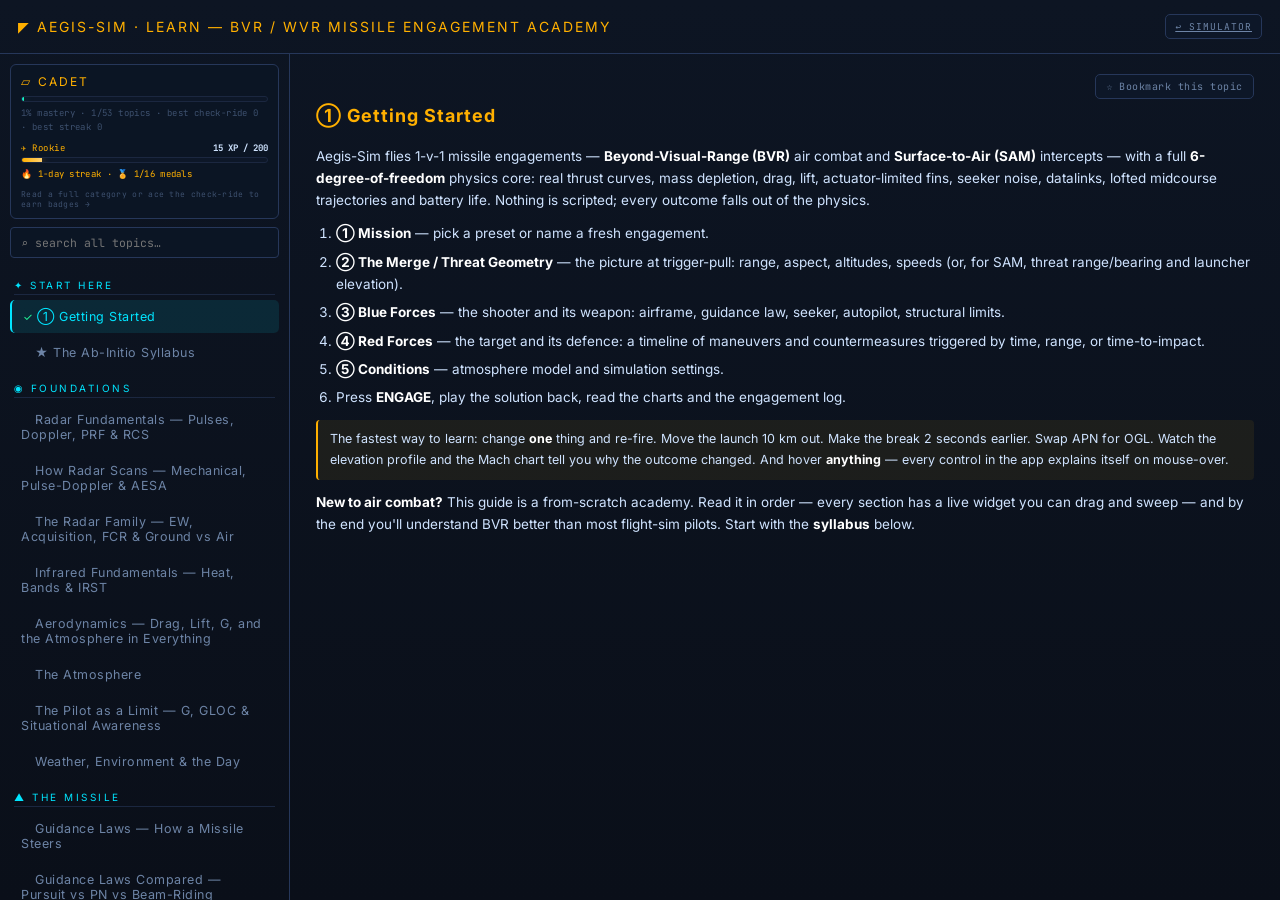
<file: gui/web/learn.html>
<!DOCTYPE html>
<html lang="en">
<head>
<meta charset="UTF-8" />
<meta name="viewport" content="width=device-width, initial-scale=1.0" />
<title>AEGIS-SIM · Learn — BVR / WVR Academy</title>
<link rel="preconnect" href="https://fonts.googleapis.com">
<link rel="preconnect" href="https://fonts.gstatic.com" crossorigin>
<link href="https://fonts.googleapis.com/css2?family=Inter:wght@400;500;600;700;800&family=JetBrains+Mono:wght@400;500;700&display=swap" rel="stylesheet">
<link rel="stylesheet" href="css/style.css" />
</head>
<body class="learn-standalone">
<!-- Full-page Learn academy — same guide as the in-app modal, its own tab. -->
<div id="help-modal" class="modal">
  <div class="modal-box help-box">
    <div class="modal-head">
      <span>◤ AEGIS-SIM · LEARN — BVR / WVR MISSILE ENGAGEMENT ACADEMY</span>
      <div class="mh-btns"><a class="mh-btn" href="index.html" title="Back to the simulator">↩ SIMULATOR</a></div>
    </div>
    <div class="help-layout">
      <nav id="help-nav"></nav>
      <div class="modal-body help-body" id="help-body"></div>
    </div>
  </div>
</div>
<script type="module">
  import { openHelp } from './js/help.js';
  // deep-link support: learn.html#mar opens straight to that topic
  const start = (location.hash || '').replace(/^#/, '') || undefined;
  openHelp(start);
  window.addEventListener('hashchange', () => {
    const id = (location.hash || '').replace(/^#/, '');
    if (id && window._aegisHelpGoto) window._aegisHelpGoto(id);
  });
</script>
</body>
</html>
</file>
<file: gui/web/css/style.css>
/* ═══════════════════════════════════════════════════════════════════════
   AEGIS-SIM · cyberpunk / military tactical theme
   Palette:  charcoal #0a0e14 · amber #FFB000 · tactical-blue #00E5FF ·
             danger-red #FF3D00 · success-green #22ff9c
   ═══════════════════════════════════════════════════════════════════════ */
:root{
  --bg:#070a10; --bg2:#0b111b; --panel:#0d1420; --panel2:#111a28;
  --line:#1b2740; --line2:#26375a;
  --amber:#FFB000; --blue:#00E5FF; --red:#FF3D00; --green:#22ff9c;
  --ink:#cfe3ff; --ink-dim:#6d84a6; --ink-faint:#3d506e;
  --glow-amber:0 0 12px rgba(255,176,0,.55);
  --glow-blue:0 0 12px rgba(0,229,255,.55);
  --glow-red:0 0 14px rgba(255,61,0,.6);
  --font-display:'Inter',system-ui,sans-serif;
  --font-ui:'Inter',system-ui,sans-serif;
  --font-mono:'JetBrains Mono',ui-monospace,monospace;
}
*{box-sizing:border-box;margin:0;padding:0}
html,body{height:100%;overflow:hidden}
body{
  background:
    radial-gradient(1200px 700px at 60% -10%, #12203a 0%, transparent 55%),
    radial-gradient(900px 600px at 10% 110%, #0e1a2e 0%, transparent 60%),
    var(--bg);
  color:var(--ink); font-family:var(--font-ui);
  display:flex; flex-direction:column;
  user-select:none;
}
button{font-family:var(--font-ui);cursor:pointer;color:var(--ink);background:none;border:none}
::-webkit-scrollbar{width:9px;height:9px}
::-webkit-scrollbar-track{background:transparent}
::-webkit-scrollbar-thumb{background:var(--line2);border-radius:4px}
::-webkit-scrollbar-thumb:hover{background:var(--blue)}

/* scanline overlay for the CRT / hi-tech feel */
#scanlines{position:fixed;inset:0;pointer-events:none;z-index:9999;opacity:.35;
  background:repeating-linear-gradient(to bottom,rgba(0,0,0,0) 0,rgba(0,0,0,0) 2px,rgba(0,20,40,.25) 3px);
  mix-blend-mode:overlay}

/* ── TOP BAR ─────────────────────────────────────────────── */
#topbar{display:flex;align-items:center;gap:18px;padding:0 18px;height:58px;
  background:linear-gradient(180deg,#0c1523,#0a0f19);
  border-bottom:1px solid var(--line2);
  box-shadow:0 2px 20px rgba(0,0,0,.6);z-index:20}
.brand{display:flex;flex-direction:column;line-height:1}
.logo{font-family:var(--font-display);font-weight:900;font-size:22px;letter-spacing:2px;
  color:var(--ink);text-shadow:0 0 18px rgba(0,229,255,.35)}
.logo .accent{color:var(--amber);text-shadow:var(--glow-amber)}
.subtitle{font-size:10px;letter-spacing:3px;color:var(--ink-dim);margin-top:3px}

.outcome{flex:1;display:flex;flex-direction:column;justify-content:center;align-items:center;
  height:40px;border-radius:4px;border:1px solid var(--line2);
  background:rgba(10,16,26,.6);transition:.3s}
.outcome .o-label{font-family:var(--font-display);font-weight:700;letter-spacing:4px;font-size:15px}
.outcome .o-detail{font-size:11px;letter-spacing:1px;color:var(--ink-dim)}
.outcome.idle .o-label{color:var(--ink-dim)}
.outcome.hit{border-color:var(--green);background:rgba(34,255,156,.08);box-shadow:0 0 24px rgba(34,255,156,.25);animation:bannerPop .5s cubic-bezier(.2,.9,.3,1.2)}
.outcome.hit .o-label{color:var(--green);text-shadow:0 0 14px rgba(34,255,156,.6)}
.outcome.miss{border-color:var(--red);background:rgba(255,61,0,.08);box-shadow:0 0 24px rgba(255,61,0,.22);animation:bannerPop .5s cubic-bezier(.2,.9,.3,1.2)}
.outcome.miss .o-label{color:var(--red);text-shadow:var(--glow-red)}
@keyframes bannerPop{0%{transform:scale(.96);opacity:.4}60%{transform:scale(1.015)}100%{transform:scale(1);opacity:1}}
.outcome.running{border-color:var(--blue)}
.outcome.running .o-label{color:var(--blue);text-shadow:var(--glow-blue)}

.top-actions{display:flex;gap:10px;align-items:center}
button.primary{background:linear-gradient(180deg,#ffc23a,#ff9e00);color:#1a1200;
  font-weight:700;letter-spacing:2px;padding:10px 20px;border-radius:4px;font-size:14px;
  box-shadow:var(--glow-amber);transition:.15s}
button.primary:hover{filter:brightness(1.12);transform:translateY(-1px)}
button.primary:active{transform:translateY(0)}
button.ghost{border:1px solid var(--line2);padding:9px 14px;border-radius:4px;
  letter-spacing:2px;font-size:12px;color:var(--ink-dim);transition:.15s}
button.ghost:hover{color:var(--blue);border-color:var(--blue);box-shadow:var(--glow-blue)}
button.ghost.amber:hover{color:var(--amber);border-color:var(--amber);box-shadow:var(--glow-amber)}

/* ── WORKSPACE / PANELS ──────────────────────────────────── */
#workspace{flex:1;display:grid;grid-template-columns:320px 1fr 340px;overflow:hidden}
.panel{background:linear-gradient(180deg,#0b1220,#090d16);display:flex;flex-direction:column;overflow:hidden}
#left-panel{border-right:1px solid var(--line2)}
#right-panel{border-left:1px solid var(--line2)}
.panel-head{padding:11px 14px;font-family:var(--font-display);font-weight:700;font-size:12px;
  letter-spacing:3px;color:var(--blue);border-bottom:1px solid var(--line);
  background:rgba(0,229,255,.04);text-shadow:0 0 10px rgba(0,229,255,.3)}
.panel-scroll{flex:1;overflow-y:auto;padding:12px}
.panel-subhead{font-size:10px;letter-spacing:2px;color:var(--ink-dim);margin:6px 0 8px;
  border-bottom:1px dashed var(--line);padding-bottom:5px}

/* config sections (collapsible) */
.section{border:1px solid var(--line);border-radius:6px;margin-bottom:10px;overflow:hidden;
  background:linear-gradient(180deg,rgba(20,32,52,.35),rgba(10,16,26,.2))}
.section>.sec-head{display:flex;align-items:center;justify-content:space-between;
  padding:9px 12px;cursor:pointer;font-weight:600;letter-spacing:1.5px;font-size:13px;
  background:rgba(255,255,255,.015)}
.section>.sec-head .sec-icon{color:var(--amber);margin-right:8px}
.section>.sec-head .chev{color:var(--ink-dim);transition:.2s;font-size:11px}
.section.collapsed>.sec-head .chev{transform:rotate(-90deg)}
.section>.sec-body{padding:10px 12px;border-top:1px solid var(--line);display:block}
.section.collapsed>.sec-body{display:none}

.field{margin-bottom:11px}
.field>label{display:block;font-size:10.5px;letter-spacing:1.5px;color:var(--ink-dim);margin-bottom:4px;text-transform:uppercase}
.field .val{float:right;color:var(--blue);font-family:var(--font-mono);font-size:11px}
select,input[type=text],input[type=number]{width:100%;background:#070c15;border:1px solid var(--line2);
  color:var(--ink);padding:7px 9px;border-radius:4px;font-family:var(--font-mono);font-size:12px;transition:.15s}
select:focus,input:focus{outline:none;border-color:var(--blue);box-shadow:0 0 0 2px rgba(0,229,255,.12)}
input[type=range]{-webkit-appearance:none;width:100%;height:4px;background:var(--line2);border-radius:3px;margin-top:3px}
input[type=range]::-webkit-slider-thumb{-webkit-appearance:none;width:15px;height:15px;border-radius:50%;
  background:var(--amber);box-shadow:var(--glow-amber);cursor:pointer;border:2px solid #1a1200}
.row2{display:grid;grid-template-columns:1fr 1fr;gap:8px}
.row3{display:grid;grid-template-columns:1fr 1fr 1fr;gap:6px}

.pill{display:inline-block;font-size:9px;letter-spacing:1px;padding:2px 7px;border-radius:10px;
  border:1px solid var(--line2);color:var(--ink-dim);margin-left:6px}

/* timeline builder */
.timeline-seg{border:1px solid var(--line2);border-left:3px solid var(--amber);border-radius:4px;
  padding:8px;margin-bottom:8px;background:rgba(255,176,0,.04);position:relative}
.timeline-seg .seg-del{position:absolute;top:6px;right:8px;color:var(--ink-faint);font-size:12px;cursor:pointer}
.timeline-seg .seg-del:hover{color:var(--red)}
.btn-add{width:100%;border:1px dashed var(--line2);padding:8px;border-radius:4px;color:var(--ink-dim);
  letter-spacing:1px;font-size:12px;transition:.15s}
.btn-add:hover{border-color:var(--amber);color:var(--amber)}

/* ── CENTER VIEWPORT ─────────────────────────────────────── */
#center{display:flex;flex-direction:column;overflow:hidden;position:relative}
#viewport{flex:1;position:relative;overflow:hidden;background:
  radial-gradient(1000px 600px at 50% 30%,#0a1626 0%,#05080e 70%)}
#three-canvas{display:block;position:absolute;inset:0;width:100%;height:100%}
#three-canvas.hidden{display:none}
#tac2d{display:block;position:absolute;inset:0;width:100%;height:100%;z-index:1}
#tac2d.hidden{display:none}
/* cinematic vignette + tactical corner-bracket frame */
.vp-vignette{position:absolute;inset:0;pointer-events:none;z-index:1;
  background:radial-gradient(125% 125% at 50% 44%, transparent 52%, rgba(3,6,11,.6) 100%)}
.vp-frame{position:absolute;inset:12px;pointer-events:none;z-index:2;border-radius:4px;
  box-shadow:inset 0 0 0 1px rgba(0,229,255,.06);
  background:
    linear-gradient(var(--blue),var(--blue)) left top, linear-gradient(var(--blue),var(--blue)) left top,
    linear-gradient(var(--blue),var(--blue)) right top, linear-gradient(var(--blue),var(--blue)) right top,
    linear-gradient(var(--blue),var(--blue)) left bottom, linear-gradient(var(--blue),var(--blue)) left bottom,
    linear-gradient(var(--blue),var(--blue)) right bottom, linear-gradient(var(--blue),var(--blue)) right bottom;
  background-repeat:no-repeat;
  background-size:26px 2px,2px 26px,26px 2px,2px 26px,26px 2px,2px 26px,26px 2px,2px 26px;
  opacity:.55}
#hud-overlay{position:absolute;inset:0;pointer-events:none;z-index:3}
#hud-overlay .glass{pointer-events:auto}
.glass{background:rgba(8,14,24,.72);border:1px solid var(--line2);border-radius:6px;
  backdrop-filter:blur(6px);-webkit-backdrop-filter:blur(6px)}

#viewport-readout{position:absolute;top:14px;left:14px;padding:10px 14px;min-width:130px}
.vr-row{display:flex;align-items:baseline;gap:6px;font-family:var(--font-mono);font-size:11px;color:var(--ink-dim)}
.vr-row b{color:var(--blue);font-size:17px;margin-left:auto;text-shadow:var(--glow-blue)}
.vr-row:nth-child(2) b{color:var(--amber);text-shadow:var(--glow-amber)}

#view-toggle{position:absolute;top:14px;left:50%;transform:translateX(-50%);display:flex;gap:2px;padding:4px;z-index:4}
.vbtn{font-size:12px;letter-spacing:1px;padding:6px 14px;border-radius:3px;color:var(--ink-dim);font-weight:600}
.vbtn.active,.vbtn:hover{color:var(--amber);background:rgba(255,176,0,.12)}
#view-options{position:absolute;top:14px;right:14px;display:flex;gap:3px;padding:5px;align-items:center}
.viewopt{font-size:10px;letter-spacing:1px;padding:6px 9px;border-radius:4px;color:var(--ink-dim);border:1px solid transparent;transition:.12s;white-space:nowrap}
.viewopt:hover{color:var(--blue)}
.viewopt.on{color:var(--blue);background:rgba(0,229,255,.12);border-color:rgba(0,229,255,.3)}
.viewopt.amber{color:var(--amber)} .viewopt.amber:hover{background:rgba(255,176,0,.14)}
#cam-controls{position:absolute;top:52px;right:14px;display:flex;gap:2px;padding:4px;align-items:center}
#cam-controls.hidden{display:none}
.cam{font-size:10px;letter-spacing:1px;padding:6px 9px;border-radius:3px;color:var(--ink-dim)}
.cam.active,.cam:hover{color:var(--blue);background:rgba(0,229,255,.1)}
#env-theme{width:auto;margin-left:6px;padding:5px 6px;font-size:10px;letter-spacing:1px;
  background:#070c15;border:1px solid var(--line2);color:var(--ink-dim);border-radius:3px}
#env-theme:hover{color:var(--blue);border-color:var(--blue)}

/* vertical SIZE / ZOOM sliders on the right edge of the viewport */
#vp-sliders{position:absolute;top:64px;right:14px;display:flex;gap:10px;padding:10px 8px 6px;z-index:4}
.vs-block{display:flex;flex-direction:column;align-items:center;gap:5px}
.vslider{writing-mode:vertical-lr;direction:rtl;-webkit-appearance:slider-vertical;
  width:18px;height:130px;background:transparent;accent-color:var(--amber);cursor:ns-resize}
.vs-label{font-size:8.5px;letter-spacing:1.5px;color:var(--ink-dim);font-family:var(--font-mono)}

/* light map themes: keep HUD/overlays legible on bright backgrounds */
#viewport.light-theme .vp-vignette{background:radial-gradient(125% 125% at 50% 44%, transparent 55%, rgba(20,30,45,.35) 100%)}
#viewport.light-theme #viewport-readout,#viewport.light-theme #cam-controls,
#viewport.light-theme #vp-sliders,#viewport.light-theme #attitude-widget{background:rgba(10,18,30,.82)}

#attitude-widget{position:absolute;bottom:14px;right:14px;width:150px;height:172px;
  border-radius:10px;overflow:hidden;border:1px solid var(--line2);box-shadow:0 0 24px rgba(0,0,0,.6);
  background:rgba(6,10,18,.75);backdrop-filter:blur(6px);-webkit-backdrop-filter:blur(6px)}
#attitude-widget canvas{display:block}

#lock-reticle{position:absolute;width:70px;height:70px;margin:-35px 0 0 -35px;
  border:2px solid var(--red);border-radius:3px;box-shadow:var(--glow-red);transition:opacity .2s}
#lock-reticle::before,#lock-reticle::after{content:'';position:absolute;background:var(--red)}
#lock-reticle::before{left:50%;top:-9px;width:1px;height:9px;margin-left:-.5px}
#lock-reticle::after{left:50%;bottom:-9px;width:1px;height:9px;margin-left:-.5px}
#lock-reticle .tag{position:absolute;top:-20px;left:0;font-family:var(--font-mono);font-size:9px;color:var(--red);letter-spacing:1px}

#viewport-loading{position:absolute;inset:0;display:flex;flex-direction:column;align-items:center;justify-content:center;
  gap:16px;background:rgba(5,8,14,.82);z-index:5;font-family:var(--font-display);letter-spacing:3px;color:var(--blue);font-size:13px}
.spinner{width:46px;height:46px;border:3px solid var(--line2);border-top-color:var(--blue);border-radius:50%;
  animation:spin 1s linear infinite;box-shadow:var(--glow-blue)}
@keyframes spin{to{transform:rotate(360deg)}}

/* viewport empty / standby state */
#viewport-empty{position:absolute;inset:0;display:flex;flex-direction:column;align-items:center;justify-content:center;
  gap:10px;text-align:center;pointer-events:none;color:var(--ink-dim)}
#viewport-empty.hidden{display:none}
.ve-ring{font-size:60px;color:var(--line2);text-shadow:0 0 30px rgba(0,229,255,.25);animation:vePulse 3s ease-in-out infinite}
.ve-title{font-family:var(--font-display);font-size:15px;letter-spacing:5px;color:var(--blue);text-shadow:var(--glow-blue)}
.ve-sub{font-size:12px;letter-spacing:1px;line-height:1.7;color:var(--ink-faint)}
.ve-sub b{color:var(--amber)}
@keyframes vePulse{0%,100%{opacity:.5;transform:scale(1)}50%{opacity:.9;transform:scale(1.06)}}
.readout .r-value{transition:color .2s}

/* transport */
#transport{display:flex;align-items:center;gap:12px;padding:8px 16px;margin:10px;border-radius:8px}
button.tp{width:34px;height:34px;border:1px solid var(--line2);border-radius:4px;font-size:14px;color:var(--ink)}
button.tp:hover{color:var(--amber);border-color:var(--amber)}
#scrub{flex:1;accent-color:var(--amber)}
#scrub-time{color:var(--amber);font-family:var(--font-mono);min-width:60px;text-align:right}
#speed{width:auto;padding:5px 6px}

/* ── RIGHT TELEMETRY ─────────────────────────────────────── */
#readout-grid{display:grid;grid-template-columns:1fr 1fr;gap:8px;margin-bottom:14px}
.readout{border:1px solid var(--line);border-radius:6px;padding:9px 11px;
  background:linear-gradient(180deg,rgba(20,32,52,.3),transparent)}
.readout .r-label{font-size:9.5px;letter-spacing:1.5px;color:var(--ink-dim)}
.readout .r-value{font-family:var(--font-mono);font-size:21px;margin-top:3px}
.readout .r-unit{font-size:10px;color:var(--ink-dim);margin-left:3px}
.readout.blue .r-value{color:var(--blue);text-shadow:var(--glow-blue)}
.readout.amber .r-value{color:var(--amber);text-shadow:var(--glow-amber)}
.readout.red .r-value{color:var(--red)}
.readout.green .r-value{color:var(--green)}

.chart-box{margin-bottom:12px}
.chart-title{display:flex;justify-content:space-between;font-size:10px;letter-spacing:1.5px;color:var(--ink-dim);margin-bottom:3px}
.chart-title b{font-family:var(--font-mono)}
.chart-box canvas{width:100%;height:74px;display:block;border:1px solid var(--line);border-radius:4px;background:#070c14}

#events-log{margin-top:6px}
#events-list{list-style:none;font-family:var(--font-mono);font-size:11px}
#events-list li{padding:5px 8px;border-left:2px solid var(--line2);margin-bottom:4px;color:var(--ink-dim);background:rgba(255,255,255,.015)}
#events-list li .t{color:var(--amber);margin-right:8px}
#events-list li.launch{border-left-color:var(--blue)} #events-list li.launch .t{color:var(--blue)}
#events-list li.countermeasure{border-left-color:var(--red)} #events-list li.countermeasure .t{color:var(--red)}
#events-list li.lock{border-left-color:var(--green)}
#events-list li.unlock{border-left-color:var(--red)}

/* ── MODALS ──────────────────────────────────────────────── */
.modal{position:fixed;inset:0;z-index:500;display:flex;align-items:center;justify-content:center;
  background:rgba(3,6,11,.78);backdrop-filter:blur(4px)}
.modal.hidden,.hidden{display:none!important}
.modal-box{width:min(780px,92vw);max-height:86vh;display:flex;flex-direction:column;
  background:linear-gradient(180deg,#0d1523,#0a0f19);border:1px solid var(--line2);border-radius:10px;
  box-shadow:0 30px 80px rgba(0,0,0,.7),0 0 40px rgba(0,229,255,.08)}
.modal-head{display:flex;justify-content:space-between;align-items:center;padding:14px 18px;
  border-bottom:1px solid var(--line2);font-family:var(--font-display);letter-spacing:2px;color:var(--amber);font-size:14px}
.modal-head .x{color:var(--ink-dim);font-size:16px}.modal-head .x:hover{color:var(--red)}
.modal-body{padding:18px;overflow-y:auto}

.opt-controls{display:grid;grid-template-columns:1fr 1fr;gap:12px;margin-bottom:16px}
.opt-run{width:100%;background:linear-gradient(180deg,#ffc23a,#ff9e00);color:#1a1200;font-weight:700;
  letter-spacing:2px;padding:11px;border-radius:5px;box-shadow:var(--glow-amber)}
.opt-result{margin-top:16px}
.opt-best{border:1px solid var(--green);border-radius:6px;padding:12px;background:rgba(34,255,156,.06);margin-bottom:12px}
.opt-best h4{color:var(--green);letter-spacing:2px;font-family:var(--font-display);font-size:13px;margin-bottom:6px}
.mono{font-family:var(--font-mono)}
.opt-progress{height:6px;background:var(--line2);border-radius:3px;overflow:hidden;margin:10px 0}
.opt-progress>div{height:100%;width:0;background:var(--blue);box-shadow:var(--glow-blue);transition:.2s}

table.data{width:100%;border-collapse:collapse;font-family:var(--font-mono);font-size:11px}
table.data th{text-align:left;color:var(--ink-dim);border-bottom:1px solid var(--line2);padding:5px 8px;letter-spacing:1px}
table.data td{padding:4px 8px;border-bottom:1px solid var(--line)}
table.data tr:hover td{background:rgba(0,229,255,.04)}
.tag-hit{color:var(--green)} .tag-miss{color:var(--red)} .tag-timeout,.tag-ground,.tag-lost_energy{color:var(--amber)}

#toast{position:fixed;bottom:24px;left:50%;transform:translateX(-50%) translateY(20px);
  background:var(--panel2);border:1px solid var(--blue);color:var(--ink);padding:11px 20px;border-radius:6px;
  font-size:13px;letter-spacing:1px;opacity:0;pointer-events:none;transition:.3s;z-index:1000;box-shadow:var(--glow-blue)}
#toast.show{opacity:1;transform:translateX(-50%) translateY(0)}

.hint{font-size:10.5px;color:var(--ink-faint);line-height:1.5;letter-spacing:.5px}

/* hover tooltips (driven by [data-tip] + app.js) */
#tt{position:fixed;left:0;top:0;z-index:2000;max-width:290px;padding:9px 12px;
  background:rgba(10,18,30,.96);border:1px solid var(--blue);border-radius:5px;
  font-size:11.5px;line-height:1.5;color:var(--ink);letter-spacing:.4px;
  pointer-events:none;opacity:0;transition:opacity .12s;
  box-shadow:0 10px 30px rgba(0,0,0,.65),0 0 14px rgba(0,229,255,.18)}
#tt.show{opacity:1}
#tt::before{content:'◤ ';color:var(--blue);font-size:9px}
.pandora{border:1px solid var(--amber);border-radius:6px;padding:9px 11px;margin-top:6px;background:rgba(255,176,0,.05)}
.pandora b{color:var(--amber);letter-spacing:1px}

/* New / Edit forge buttons in config sections */
.forge-row{display:grid;grid-template-columns:1fr 1.4fr;gap:8px;margin:-2px 0 12px}
.mini-btn{border:1px solid var(--line2);border-radius:4px;padding:7px;font-size:11px;letter-spacing:1px;color:var(--ink-dim);transition:.15s;background:rgba(255,255,255,.02)}
.mini-btn:hover{color:var(--amber);border-color:var(--amber);box-shadow:var(--glow-amber)}

/* ── THE FORGE ─────────────────────────────────────────────── */
.forge-box{width:min(1080px,95vw);max-height:92vh}
.forge-body{padding:16px 18px}
.forge-cols{display:grid;grid-template-columns:1fr 1fr;gap:20px}
@media (max-width:820px){.forge-cols{grid-template-columns:1fr}}
.forge-group{border:1px solid var(--line);border-radius:6px;padding:10px 12px;margin-bottom:12px;
  background:linear-gradient(180deg,rgba(20,32,52,.28),transparent)}
.forge-gtitle{font-family:var(--font-display);font-size:11px;letter-spacing:2px;color:var(--blue);
  margin-bottom:9px;padding-bottom:5px;border-bottom:1px solid var(--line);text-shadow:0 0 8px rgba(0,229,255,.25)}
.forge-rows{display:grid;grid-template-columns:1fr 1fr;gap:10px}
.forge-foot{display:flex;align-items:center;gap:12px;padding:14px 18px;border-top:1px solid var(--line2)}

.sprite-grid{display:grid;grid-template-columns:repeat(2,1fr);gap:8px;margin-bottom:6px}
.sprite-tile{display:flex;align-items:center;gap:9px;border:1px solid var(--line2);border-radius:6px;
  padding:7px 9px;cursor:pointer;transition:.15s;background:rgba(255,255,255,.02)}
.sprite-tile:hover{border-color:var(--blue)}
.sprite-tile.sel{border-color:var(--amber);box-shadow:var(--glow-amber);background:rgba(255,176,0,.06)}
.sprite-swatch{width:34px;height:22px;border-radius:4px;flex-shrink:0;border:1px solid rgba(255,255,255,.15)}
.sprite-name{font-size:11px;letter-spacing:.5px;color:var(--ink)}
.swatch-row{display:flex;flex-wrap:wrap;gap:5px;align-items:center;margin-top:4px}
.swatch{width:22px;height:22px;border-radius:5px;border:2px solid transparent;cursor:pointer;transition:.12s}
.swatch:hover{transform:scale(1.12)}
.swatch.sel{border-color:#fff;box-shadow:0 0 8px rgba(255,255,255,.5)}
.swatch-custom{width:26px;height:26px;padding:0;border:1px solid var(--line2);border-radius:5px;background:none;cursor:pointer}
.forge-group>label{display:block;font-size:10px;letter-spacing:1.5px;color:var(--ink-dim);text-transform:uppercase}

/* ── mission-planner: numbered / colour-coded sections ─────── */
.sec-step{display:inline-flex;align-items:center;justify-content:center;width:18px;height:18px;border-radius:50%;
  background:var(--line2);color:var(--ink);font-size:10px;margin-right:8px;font-family:var(--font-mono);font-weight:700}
.section.tone-blue{border-left:3px solid var(--blue)}
.section.tone-red{border-left:3px solid var(--red)}
.tone-blue>.sec-head{background:rgba(0,229,255,.05)} .tone-blue .sec-step{background:rgba(0,229,255,.22);color:var(--blue)}
.tone-red>.sec-head{background:rgba(255,61,0,.05)} .tone-red .sec-step{background:rgba(255,61,0,.22);color:var(--red)}
.tone-blue .sec-icon{color:var(--blue)} .tone-red .sec-icon{color:var(--red)}
.save-scn{width:100%;margin-top:6px;padding:10px;border:1px solid var(--amber);border-radius:5px;color:var(--amber);
  letter-spacing:2px;font-size:12px;font-weight:600;background:rgba(255,176,0,.07);transition:.15s}
.save-scn:hover{background:rgba(255,176,0,.16);box-shadow:var(--glow-amber)}
.row1{display:grid;grid-template-columns:1fr;gap:8px}

/* ── hideable side panels ──────────────────────────────────── */
#workspace{position:relative;transition:grid-template-columns .24s ease}
#workspace.lcol{grid-template-columns:0 1fr 340px}
#workspace.rcol{grid-template-columns:320px 1fr 0}
#workspace.lcol.rcol{grid-template-columns:0 1fr 0}
#left-panel,#right-panel{transition:opacity .18s ease}
.lcol #left-panel{opacity:0;pointer-events:none}
.rcol #right-panel{opacity:0;pointer-events:none}
.panel-head{display:flex;align-items:center;justify-content:space-between;gap:8px}
.panel-x{border:1px solid var(--line2);border-radius:4px;color:var(--ink-dim);font-size:9.5px;letter-spacing:1px;
  padding:3px 8px;cursor:pointer;background:rgba(255,255,255,.02);transition:.15s;white-space:nowrap}
.panel-x:hover{color:var(--blue);border-color:var(--blue)}
.reveal{position:absolute;top:50%;transform:translateY(-50%);z-index:30;display:none;width:24px;height:64px;
  align-items:center;justify-content:center;background:var(--panel2);border:1px solid var(--line2);color:var(--blue);
  cursor:pointer;font-size:14px;box-shadow:0 0 16px rgba(0,0,0,.5)}
#reveal-left{left:0;border-radius:0 8px 8px 0;border-left:none}
#reveal-right{right:0;border-radius:8px 0 0 8px;border-right:none}
.lcol #reveal-left{display:flex} .rcol #reveal-right{display:flex}
.reveal:hover{box-shadow:var(--glow-blue)}

/* transport: save/load-run buttons */
button.tp.wide{width:auto;padding:0 12px;font-size:11px;letter-spacing:1px;white-space:nowrap}
button.tp.wide:hover{color:var(--amber);border-color:var(--amber)}

/* saved-runs modal list */
.run-row{border:1px solid var(--line2);border-radius:6px;padding:10px 12px;margin-bottom:8px;cursor:pointer;
  background:rgba(255,255,255,.02);transition:.15s}
.run-row:hover{border-color:var(--blue);box-shadow:var(--glow-blue);background:rgba(0,229,255,.05)}
.run-main{display:flex;justify-content:space-between;align-items:center;font-size:13px}
.run-sub{font-size:10.5px;color:var(--ink-dim);margin-top:4px}

/* run analysis expandable */
.analysis{border:1px solid var(--line2);border-radius:6px;margin-bottom:14px;background:linear-gradient(180deg,rgba(20,32,52,.3),transparent)}
.analysis>summary{cursor:pointer;padding:9px 12px;font-family:var(--font-display);font-size:11px;letter-spacing:2px;color:var(--amber);list-style:none;display:flex;align-items:center;justify-content:space-between;gap:8px}
#btn-expand{font-family:var(--font-ui);font-size:10px;letter-spacing:1px;color:var(--blue);border:1px solid var(--line2);
  border-radius:4px;padding:4px 9px;transition:.12s;white-space:nowrap}
#btn-expand:hover{border-color:var(--blue);background:rgba(0,229,255,.12);box-shadow:var(--glow-blue)}
.analysis>summary::-webkit-details-marker{display:none}
.analysis[open]>summary{border-bottom:1px solid var(--line)}
#analysis-body{padding:6px 12px 10px}
.an-row{display:flex;justify-content:space-between;gap:10px;font-size:11.5px;padding:3px 0;border-bottom:1px dashed rgba(38,55,90,.4)}
.an-row span{color:var(--ink-dim)} .an-row b{font-family:var(--font-mono);color:var(--ink)}
.run-hint{color:var(--ink-faint);font-size:9px}

/* ── LEARN / HELP ──────────────────────────────────────────── */
.help-box{width:min(1000px,95vw);max-height:90vh}
.help-layout{display:flex;min-height:0;flex:1;overflow:hidden}
#help-nav{width:250px;flex-shrink:0;border-right:1px solid var(--line2);overflow-y:auto;padding:10px}
.help-nav-item{display:block;width:100%;text-align:left;padding:9px 11px;border-radius:5px;margin-bottom:3px;
  font-size:12.5px;color:var(--ink-dim);letter-spacing:.5px;transition:.12s}
.help-nav-item:hover{color:var(--ink);background:rgba(255,255,255,.03)}
.help-nav-item.active{color:var(--blue);background:rgba(0,229,255,.1);border-left:2px solid var(--blue)}
.help-body{flex:1;overflow-y:auto;padding:20px 26px;line-height:1.65;font-size:13.5px;color:var(--ink)}
.help-body h2{font-family:var(--font-display);font-size:18px;color:var(--amber);letter-spacing:1px;margin-bottom:14px}
.help-body p{margin-bottom:11px} .help-body ul,.help-body ol{margin:0 0 12px 20px} .help-body li{margin-bottom:6px}
.help-body b{color:#fff} .help-body i{color:var(--ink)}
.help-body .eq{font-family:var(--font-mono);background:rgba(0,229,255,.07);border-left:2px solid var(--blue);
  padding:8px 12px;border-radius:4px;color:var(--blue);font-size:14px;margin:10px 0}
.help-body .tip{background:rgba(255,176,0,.07);border-left:2px solid var(--amber);padding:9px 12px;border-radius:4px;font-size:12.5px}
.range-table{width:100%;border-collapse:collapse;font-size:12px;margin:8px 0}
.range-table th{text-align:left;color:var(--ink-dim);border-bottom:1px solid var(--line2);padding:6px 8px;letter-spacing:1px}
.range-table td{padding:5px 8px;border-bottom:1px solid var(--line)}
.range-table td:last-child{font-family:var(--font-mono);color:var(--amber)}
.gloss dt{color:var(--blue);font-weight:600;margin-top:8px;font-size:12.5px}
.gloss dd{margin:0 0 4px 0;color:var(--ink-dim);font-size:12.5px}

/* ── RUN EXPAND / COMPARE ──────────────────────────────────── */
.expand-box{width:min(1100px,96vw);max-height:92vh}
.ex-top{display:flex;justify-content:space-between;align-items:center;flex-wrap:wrap;gap:10px;margin-bottom:12px}
.ex-legends{display:flex;flex-wrap:wrap;gap:12px}
.ex-legend{display:inline-flex;align-items:center;gap:6px;font-size:12px}
.ex-legend i{width:14px;height:3px;border-radius:2px;display:inline-block}
.ex-overlay{display:flex;align-items:center;gap:8px;font-size:11px;color:var(--ink-dim)}
.ex-overlay select{width:auto;padding:6px 8px}
.ex-chips{font-size:11px;color:var(--ink-dim);margin-bottom:12px;line-height:2}
.ex-chip{border:1px solid var(--line2);border-radius:12px;padding:4px 10px;margin:0 3px;font-size:11px;color:var(--ink-dim);transition:.12s}
.ex-chip:hover{color:var(--ink)} .ex-chip.on{color:var(--blue);border-color:var(--blue);background:rgba(0,229,255,.1)}
#ex-charts{display:grid;grid-template-columns:1fr 1fr;gap:14px}
@media (max-width:760px){#ex-charts{grid-template-columns:1fr}}
.ex-chart{border:1px solid var(--line);border-radius:6px;padding:8px;background:#070c14}
.ex-ctitle{font-size:11px;letter-spacing:1px;color:var(--ink-dim);margin-bottom:4px}
.ex-ctitle span{color:var(--ink-faint)}
.ex-canvas{width:100%;height:150px;display:block}

/* ── TACTICAL BRIEF (MAR / recommit study) ─────────────────── */
.opt-tabs{display:flex;gap:8px;margin-bottom:14px}
.opt-tab{flex:1;padding:10px 12px;background:#0b1524;border:1px solid var(--line2);border-radius:5px;
  color:var(--ink-dim);font-family:var(--font-display);font-size:11px;letter-spacing:1.5px;cursor:pointer;transition:.15s}
.opt-tab:hover{color:var(--ink);border-color:var(--blue)}
.opt-tab.active{color:var(--amber);border-color:var(--amber);background:rgba(255,176,0,.07);box-shadow:var(--glow-amber)}
.tac-alts{display:flex;gap:10px;align-items:center;padding:8px 2px}
.tac-alts .chk{display:inline-flex;align-items:center;gap:5px;font-size:12px;color:var(--ink);cursor:pointer}
.tac-alts input{accent-color:var(--amber);width:14px;height:14px}
.tac-grid{display:grid;grid-template-columns:repeat(auto-fit,minmax(300px,1fr));gap:12px;margin-top:12px}
.tac-card{border:1px solid var(--line2);border-left:3px solid var(--amber);border-radius:6px;background:#0a1220;padding:12px}
.tac-alt{font-family:var(--font-display);font-size:12px;letter-spacing:2px;color:var(--amber);margin-bottom:9px}
.tac-kpis{display:flex;gap:8px;margin-bottom:10px}
.tac-kpis>div{flex:1;background:#0d1728;border:1px solid var(--line);border-radius:4px;padding:7px 8px;text-align:center}
.tac-kpis span{display:block;font-size:9px;letter-spacing:1.5px;color:var(--ink-faint)}
.tac-kpis b{font-family:var(--font-mono);font-size:15px;color:var(--blue)}
.tac-kpis>div:first-child b{color:var(--red)}
.tac-opt{display:flex;align-items:center;gap:8px;font-size:11.5px;color:var(--ink-dim);margin-bottom:5px}
.tac-opt span:first-child{flex:0 0 46%}
.tac-bar{flex:1;height:7px;background:#0d1728;border-radius:4px;overflow:hidden;border:1px solid var(--line)}
.tac-bar i{display:block;height:100%;border-radius:4px}
.tac-bar i.good{background:var(--green);box-shadow:0 0 8px rgba(34,255,156,.5)}
.tac-bar i.mid{background:var(--amber)} .tac-bar i.bad{background:var(--red)}
.tac-opt b{font-family:var(--font-mono);width:38px;text-align:right;font-size:11px}
.tac-opt b.good{color:var(--green)} .tac-opt b.mid{color:var(--amber)} .tac-opt b.bad{color:var(--red)}
.tac-advice{margin-top:9px;font-size:12px;line-height:1.55;color:var(--ink);
  background:rgba(0,229,255,.05);border-left:2px solid var(--blue);border-radius:4px;padding:8px 10px}
.help-search{width:100%;margin:0 0 8px;padding:7px 10px;background:#0b1524;border:1px solid var(--line2);
  border-radius:4px;color:var(--ink);font-family:var(--font-mono);font-size:11.5px}
.help-search:focus{outline:none;border-color:var(--amber)}
.tac-kpis em{display:block;font-size:8.5px;font-style:normal;color:var(--ink-faint);letter-spacing:.5px;margin-top:1px}

/* ── LEARN ACADEMY — interactive widgets ───────────────────── */
.help-body h3{font-family:var(--font-display);font-size:13.5px;color:var(--blue);letter-spacing:1px;
  margin:16px 0 8px;padding-top:4px;border-top:1px solid var(--line)}
.wx{margin:12px 0 14px;border:1px solid var(--line2);border-radius:8px;background:#0a1220;padding:12px}
.wx-canvas{width:100%;display:block;border-radius:5px;background:radial-gradient(120% 120% at 50% 0%,#0d1a2e,#070d18)}
.wx-controls{display:flex;flex-wrap:wrap;gap:10px 18px;align-items:center;margin-top:10px}
.wx-slider{display:flex;align-items:center;gap:8px;font-size:11px;color:var(--ink-dim);font-family:var(--font-mono)}
.wx-slider span{white-space:nowrap} .wx-slider input[type=range]{width:120px;accent-color:var(--amber)}
.wx-slider .wx-val{color:var(--amber);min-width:30px;text-align:right;font-family:var(--font-mono)}
.wx-chk{display:inline-flex;align-items:center;gap:6px;font-size:11px;color:var(--ink-dim);cursor:pointer;font-family:var(--font-mono)}
.wx-chk input{accent-color:var(--green);width:14px;height:14px}
.wx-btn{padding:6px 12px;background:#12233b;border:1px solid var(--line2);border-radius:5px;color:var(--ink);
  font-family:var(--font-mono);font-size:11px;cursor:pointer;transition:.14s}
.wx-btn:hover{border-color:var(--amber);color:var(--amber)}
.wx-readout{margin-top:10px;font-size:12.5px;color:var(--ink);line-height:1.5}
.wx-big{font-family:var(--font-display);font-size:16px;letter-spacing:1px;margin:4px 0}
.wx-line{margin:3px 0;font-size:12.5px}
.wx-hint{margin-top:7px;font-size:11.5px;color:var(--ink-dim);line-height:1.55;
  background:rgba(0,229,255,.04);border-left:2px solid var(--blue);border-radius:4px;padding:7px 9px}
.wx-err{color:var(--red);font-family:var(--font-mono);font-size:11px}
.syllabus{counter-reset:none} .syllabus li{margin-bottom:8px} .syllabus li i{color:var(--blue);font-size:12px}
/* quiz */
.wx-quiz{font-size:13px}
.wx-qmeta{font-family:var(--font-mono);font-size:10.5px;color:var(--ink-faint);letter-spacing:1px;margin-bottom:6px}
.wx-q{font-weight:600;color:#fff;margin-bottom:10px;line-height:1.45}
.wx-opts{display:flex;flex-direction:column;gap:7px}
.wx-opt{text-align:left;padding:9px 12px;background:#0d1728;border:1px solid var(--line2);border-radius:6px;
  color:var(--ink);font-size:12.5px;cursor:pointer;transition:.14s;line-height:1.4}
.wx-opt:hover:not(:disabled){border-color:var(--blue);background:rgba(0,229,255,.06)}
.wx-opt.correct{border-color:var(--green);background:rgba(34,255,156,.12);color:#fff}
.wx-opt.wrong{border-color:var(--red);background:rgba(255,61,0,.12)}
.wx-opt.dim{opacity:.45}
.wx-why{margin-top:10px;font-size:12px;line-height:1.55;color:var(--ink-dim);
  background:rgba(255,176,0,.05);border-left:2px solid var(--amber);border-radius:4px;padding:8px 10px}
.wx-why:empty{display:none}

/* ── LEARN v3: categories, rank & progress ─────────────────── */
.help-rank{border:1px solid var(--line2);border-radius:6px;background:#0b1524;padding:9px 10px;margin-bottom:8px}
.hr-rank{font-family:var(--font-display);font-size:12px;letter-spacing:2px;color:var(--amber)}
.hr-icon{margin-right:6px}
.hr-bar{height:6px;background:#0d1728;border:1px solid var(--line);border-radius:4px;overflow:hidden;margin:7px 0 5px}
.hr-bar i{display:block;height:100%;background:linear-gradient(90deg,var(--blue),var(--green));box-shadow:0 0 8px rgba(34,255,156,.5)}
.hr-meta{font-family:var(--font-mono);font-size:9px;color:var(--ink-faint);letter-spacing:.4px;line-height:1.5}
.help-cat{font-family:var(--font-display);font-size:10px;letter-spacing:2.5px;color:var(--blue);
  margin:13px 4px 5px;padding-bottom:3px;border-bottom:1px solid var(--line)}
.help-cat:first-of-type{margin-top:8px}
.hn-tick{display:inline-block;width:14px;color:var(--green);font-size:11px}
.wx-qcat{display:inline-block;font-family:var(--font-mono);font-size:9px;letter-spacing:1.5px;color:var(--blue);
  border:1px solid var(--line2);border-radius:10px;padding:2px 9px;margin-bottom:7px;background:rgba(0,229,255,.06)}
.wx-sel{background:#0d1728;border:1px solid var(--line2);border-radius:4px;color:var(--ink);
  font-family:var(--font-mono);font-size:11px;padding:5px 8px}
.help-body a[data-goto]{color:var(--blue);border-bottom:1px dotted var(--blue);cursor:pointer;text-decoration:none}
.help-body a[data-goto]:hover{color:var(--amber);border-bottom-color:var(--amber)}

/* ── Tactical kneeboard: decision table ───────────────────── */
.tac-dec-title,.tac-opts-title{font-family:var(--font-display);font-size:9.5px;letter-spacing:1.5px;
  color:var(--blue);margin:11px 0 6px}
.tac-opts-title{color:var(--ink-faint);margin-top:12px}
.tac-decision{display:flex;flex-direction:column;gap:5px}
.tac-band{border:1px solid var(--line2);border-left-width:3px;border-radius:5px;padding:7px 9px;background:#0d1728}
.tac-band.good{border-left-color:var(--green)} .tac-band.mid{border-left-color:var(--amber)} .tac-band.bad{border-left-color:var(--red)}
.tb-head{display:flex;justify-content:space-between;align-items:center;margin-bottom:3px}
.tb-range{font-family:var(--font-mono);font-size:11px;color:var(--ink)}
.tb-zone{font-family:var(--font-display);font-size:9px;letter-spacing:1px}
.tac-band.good .tb-zone{color:var(--green)} .tac-band.mid .tb-zone{color:var(--amber)} .tac-band.bad .tb-zone{color:var(--red)}
.tb-act{font-size:11px;line-height:1.45;color:var(--ink-dim)}

/* ── Bullseye config panel ─────────────────────────────────── */
#bullseye-cfg{position:absolute;top:60px;right:14px;z-index:5;display:flex;flex-direction:column;gap:6px;padding:9px 11px}
#bullseye-cfg .bc-title{font-family:var(--font-display);font-size:10px;letter-spacing:2px;color:var(--amber);margin-bottom:2px}
#bullseye-cfg label{display:flex;justify-content:space-between;align-items:center;gap:8px;font-size:10.5px;color:var(--ink-dim);font-family:var(--font-mono)}
#bullseye-cfg input{width:52px;padding:3px 5px;background:#0d1728;border:1px solid var(--line2);border-radius:3px;color:var(--ink);font-family:var(--font-mono);font-size:11px}
#bullseye-cfg input:focus{outline:none;border-color:var(--amber)}

/* ── Learn badges ──────────────────────────────────────────── */
.hr-badges{display:flex;flex-wrap:wrap;gap:4px;margin-top:7px}
.hr-badge{font-family:var(--font-mono);font-size:8px;letter-spacing:.5px;color:var(--green);
  border:1px solid rgba(34,255,156,.4);border-radius:8px;padding:2px 6px;background:rgba(34,255,156,.08)}
.hr-badge-hint{font-family:var(--font-mono);font-size:8px;color:var(--ink-faint);letter-spacing:.3px;border:none;background:none;padding:0}

/* ── Learn XP / wings + game widgets ───────────────────────── */
.hr-xp{display:flex;justify-content:space-between;align-items:center;margin-top:8px;font-family:var(--font-mono);font-size:9px}
.hr-xp span{color:var(--amber);letter-spacing:.5px} .hr-xp b{color:var(--ink);font-size:9px}
.hr-xpbar{margin-top:3px}
.hr-xpbar i{background:linear-gradient(90deg,var(--amber),#ffd070);box-shadow:0 0 8px rgba(255,176,0,.5)}
#xp-toast{position:fixed;top:70px;right:24px;z-index:10000;padding:8px 16px;border-radius:20px;
  background:rgba(255,176,0,.16);border:1px solid var(--amber);color:var(--amber);
  font-family:var(--font-display);font-size:15px;letter-spacing:1px;font-weight:700;
  opacity:0;transform:translateY(-8px);pointer-events:none;text-shadow:var(--glow-amber)}
#xp-toast.show{animation:xppop 1.3s ease-out}
@keyframes xppop{0%{opacity:0;transform:translateY(-8px) scale(.9)}18%{opacity:1;transform:translateY(0) scale(1.05)}70%{opacity:1}100%{opacity:0;transform:translateY(-14px)}}
.wx-scenario,.wx-clue{background:rgba(0,229,255,.06);border-left:2px solid var(--blue);border-radius:5px;
  padding:9px 11px;font-size:12.5px;line-height:1.5;color:var(--ink);margin-bottom:10px}
.wx-scenario b,.wx-clue b{color:var(--blue);font-family:var(--font-mono);font-size:10px;letter-spacing:1px}
.wx-match{margin-bottom:6px}
.wx-cards{display:grid;grid-template-columns:1fr 1fr;gap:8px}
.wx-card{padding:11px 12px;background:#0d1728;border:1px solid var(--line2);border-radius:6px;color:var(--ink);
  font-family:var(--font-mono);font-size:12px;cursor:pointer;transition:.14s;text-align:center}
.wx-card:hover:not(:disabled){border-color:var(--blue);background:rgba(0,229,255,.06)}
.wx-card.correct{border-color:var(--green);background:rgba(34,255,156,.12);color:#fff}
.wx-card.wrong{border-color:var(--red);background:rgba(255,61,0,.12)}
.wx-card.dim{opacity:.4}

/* ── Gamification v4: medals, mastery web, decision drill, weapon codex ── */
.hr-grind{margin-top:5px;color:var(--amber);letter-spacing:.3px}

/* medal wall */
.wx-ach{margin-top:4px}
.ach-head{display:flex;flex-wrap:wrap;justify-content:space-between;gap:6px 14px;align-items:baseline;
  font-family:var(--font-mono);font-size:11px;color:var(--ink-dim);margin-bottom:10px}
.ach-streak b{color:var(--amber);font-size:14px} .ach-streak i{color:var(--ink-faint);font-style:normal}
.ach-flame{filter:drop-shadow(0 0 4px rgba(255,120,0,.7))}
.ach-count b{font-size:13px}
.ach-grid{display:grid;grid-template-columns:repeat(auto-fill,minmax(150px,1fr));gap:8px}
.ach-medal{border:1px solid var(--line2);border-radius:8px;padding:10px 9px;text-align:center;
  background:#0b1524;transition:.18s;position:relative}
.ach-medal.got{border-color:rgba(34,255,156,.5);background:linear-gradient(180deg,rgba(34,255,156,.10),#0b1524);
  box-shadow:0 0 10px rgba(34,255,156,.12)}
.ach-medal.locked{opacity:.5;filter:grayscale(.6)}
.ach-medal.got:hover{transform:translateY(-2px);box-shadow:0 4px 14px rgba(34,255,156,.2)}
.ach-ic{font-size:26px;line-height:1.1}
.ach-nm{font-family:var(--font-display);font-size:10px;letter-spacing:1px;color:var(--ink);margin-top:3px}
.ach-medal.got .ach-nm{color:var(--green)}
.ach-dc{font-family:var(--font-mono);font-size:8.5px;color:var(--ink-faint);margin-top:3px;line-height:1.4}

/* medal-unlock toast */
#ach-toast{position:fixed;top:120px;right:24px;z-index:10000;display:flex;align-items:center;gap:11px;
  padding:11px 16px 11px 13px;border-radius:12px;background:linear-gradient(135deg,#0c2b1e,#0a1626);
  border:1px solid rgba(34,255,156,.55);box-shadow:0 8px 30px rgba(0,0,0,.5),0 0 18px rgba(34,255,156,.25);
  opacity:0;pointer-events:none;transform:translateX(30px)}
#ach-toast.show{animation:achpop 3s cubic-bezier(.2,.8,.2,1)}
#ach-toast .at-ic{font-size:28px;filter:drop-shadow(0 0 6px rgba(34,255,156,.6))}
#ach-toast .at-tx{display:flex;flex-direction:column;font-family:var(--font-display);font-size:12px;
  letter-spacing:1px;color:var(--green)}
#ach-toast .at-tx b{font-family:var(--font-mono);font-size:8px;letter-spacing:2px;color:var(--ink-dim);margin-bottom:2px}
@keyframes achpop{0%{opacity:0;transform:translateX(30px)}8%{opacity:1;transform:translateX(0)}
  85%{opacity:1;transform:translateX(0)}100%{opacity:0;transform:translateX(30px)}}

/* decision drill */
.wx-drill{font-size:13px}
.drill-timer{height:6px;background:#0d1728;border:1px solid var(--line);border-radius:4px;overflow:hidden;margin:8px 0 12px}
.drill-fill{display:block;height:100%;width:100%;background:var(--green);transition:width .08s linear,background .2s}
.drill-score{font-family:var(--font-display);font-size:30px;letter-spacing:2px;color:var(--ink);margin:6px 0}
.drill-score b{font-size:34px}

/* weapon codex */
.codex-head{font-family:var(--font-mono);font-size:11px;color:var(--ink-dim);margin-bottom:10px}
.codex-grid{display:grid;grid-template-columns:repeat(auto-fill,minmax(220px,1fr));gap:10px}
.codex-card{border:1px solid var(--line2);border-radius:9px;padding:11px 12px;background:#0b1524;
  cursor:pointer;transition:.16s;user-select:none}
.codex-card:hover{border-color:var(--blue);box-shadow:0 4px 16px rgba(0,229,255,.12);transform:translateY(-2px)}
.codex-card.studied{border-color:rgba(34,255,156,.45);background:linear-gradient(180deg,rgba(34,255,156,.06),#0b1524)}
.cx-top{display:flex;justify-content:space-between;align-items:baseline;gap:8px}
.cx-name{font-family:var(--font-display);font-size:13px;letter-spacing:1px;color:var(--blue)}
.cx-side{font-family:var(--font-mono);font-size:8.5px;color:var(--ink-faint);letter-spacing:.5px;white-space:nowrap}
.cx-spec{display:flex;flex-direction:column;gap:1px;margin:5px 0 8px;font-family:var(--font-mono);
  font-size:9px;color:var(--ink-dim)}
.cx-bars{display:flex;flex-direction:column;gap:4px}
.cx-bar{display:grid;grid-template-columns:52px 1fr 42px;align-items:center;gap:7px;font-family:var(--font-mono);font-size:8.5px}
.cx-bl{color:var(--ink-faint);letter-spacing:.5px}
.cx-bt{height:7px;background:#0d1728;border:1px solid var(--line);border-radius:4px;overflow:hidden}
.cx-bt i{display:block;height:100%;border-radius:3px}
.cx-bv{color:var(--ink);text-align:right}
.cx-note{margin-top:9px;padding-top:8px;border-top:1px solid var(--line);font-size:11px;
  color:var(--ink-dim);line-height:1.5}
.cx-foot{margin-top:9px;font-family:var(--font-mono);font-size:9px;letter-spacing:1px;text-align:center;
  color:var(--amber)}
.codex-card.studied .cx-foot{color:var(--green)}

/* ── Learn: header buttons + fullscreen ── */
.mh-btns{display:flex;align-items:center;gap:8px}
.mh-btn{font-family:var(--font-mono);font-size:9.5px;letter-spacing:1px;color:var(--ink-dim);
  background:#0d1728;border:1px solid var(--line2);border-radius:5px;padding:5px 9px;cursor:pointer;transition:.14s;white-space:nowrap}
.mh-btn:hover{color:var(--blue);border-color:var(--blue);background:rgba(0,229,255,.07)}
.modal.expanded{padding:0;display:block}
.modal.expanded .help-box{position:absolute;inset:0;width:auto;height:auto;max-width:none;max-height:none;border-radius:0;border:none}
.modal.expanded #help-nav{width:300px}
/* the standalone /learn.html page: guide fills the whole tab, no dark backdrop */
body.learn-standalone{background:var(--bg)}
body.learn-standalone .modal{position:static;background:none;padding:0}
body.learn-standalone .help-box{width:100vw;max-width:100vw;height:100vh;max-height:100vh;border-radius:0;border:none}
body.learn-standalone #help-nav{width:290px}

/* formation-library tab buttons */
.wx-tab{font-family:var(--font-mono);font-size:10px;letter-spacing:1px;color:var(--ink-dim);
  background:#0d1728;border:1px solid var(--line2);border-radius:5px;padding:6px 11px;cursor:pointer;transition:.14s}
.wx-tab:hover{color:var(--blue);border-color:var(--blue)}
.wx-tab.on{color:#06121f;background:var(--blue);border-color:var(--blue);font-weight:600}

/* bookmark + resume + reset progress */
.hn-bm{float:right;font-size:11px;margin-left:6px}
.hr-resume{margin-top:8px;padding:5px 8px;border:1px solid var(--amber);border-radius:5px;
  font-family:var(--font-mono);font-size:9.5px;color:var(--amber);cursor:pointer;transition:.14s;text-align:center}
.hr-resume:hover{background:rgba(255,176,0,.1);box-shadow:var(--glow-amber)}
.sec-toolbar{display:flex;justify-content:flex-end;margin-bottom:2px}
.bm-btn{font-family:var(--font-mono);font-size:10px;letter-spacing:.5px;color:var(--ink-dim);
  background:#0d1728;border:1px solid var(--line2);border-radius:5px;padding:5px 10px;cursor:pointer;transition:.14s}
.bm-btn:hover{color:var(--amber);border-color:var(--amber)}
.bm-btn.on{color:var(--amber);border-color:var(--amber);background:rgba(255,176,0,.08)}
.ach-reset{display:block;margin:14px auto 2px;font-family:var(--font-mono);font-size:10px;letter-spacing:.5px;
  color:var(--ink-faint);background:none;border:1px solid var(--line2);border-radius:5px;padding:6px 12px;cursor:pointer;transition:.14s}
.ach-reset:hover{color:var(--red);border-color:var(--red)}

/* ── Learn enrichment: history/lore box + worked-example box ── */
.lore{position:relative;margin:14px 0;padding:12px 14px 11px;border-radius:8px;
  background:linear-gradient(135deg,rgba(255,176,0,.055),rgba(10,16,26,.3));
  border:1px solid rgba(255,176,0,.28);font-size:12.5px;line-height:1.6}
.lore::before{content:'📜 HISTORY & LORE';display:block;font-family:var(--font-mono);font-size:9px;
  letter-spacing:2px;color:var(--amber);margin-bottom:6px}
.lore b{color:#ffd070}
.workex{position:relative;margin:14px 0;padding:12px 14px 11px;border-radius:8px;
  background:linear-gradient(135deg,rgba(0,229,255,.05),rgba(10,16,26,.3));
  border:1px solid rgba(0,229,255,.25);font-size:12.5px;line-height:1.65}
.workex::before{content:'∑ WORKED EXAMPLE';display:block;font-family:var(--font-mono);font-size:9px;
  letter-spacing:2px;color:var(--blue);margin-bottom:6px}
.workex .m{font-family:var(--font-mono);color:var(--ink);background:rgba(0,229,255,.07);
  padding:1px 5px;border-radius:3px;white-space:nowrap}

/* sub-headings inside a Learn section (used for equation term breakdowns) */
.help-body h4{font-family:var(--font-display);font-size:12px;font-weight:700;color:var(--amber);
  letter-spacing:1.2px;margin:16px 0 7px;padding-bottom:4px;border-bottom:1px dashed var(--line)}

/* CCM ladder matrix */
.wx-ccm{margin-top:4px;overflow-x:auto}
.ccm-grid{display:grid;gap:3px;min-width:520px}
.ccm-corner{}
.ccm-head{font-family:var(--font-mono);font-size:8.5px;line-height:1.35;color:var(--ink-dim);
  padding:5px 4px;text-align:center;border-bottom:1px solid var(--line2)}
.ccm-row{font-family:var(--font-mono);font-size:9px;color:var(--ink-dim);padding:8px 6px 8px 0;text-align:right}
.ccm-cell{display:flex;align-items:center;justify-content:center;height:30px;border-radius:5px;
  font-family:var(--font-mono);font-size:14px;font-weight:700;cursor:pointer;transition:.14s;
  border:1px solid transparent}
.ccm-cell.v2{background:rgba(34,255,156,.16);color:var(--green)}
.ccm-cell.v1{background:rgba(255,176,0,.16);color:var(--amber)}
.ccm-cell.v0{background:rgba(255,61,0,.14);color:var(--red)}
.ccm-cell:hover{filter:brightness(1.4)}
.ccm-cell.on{border-color:var(--ink);box-shadow:0 0 10px rgba(255,255,255,.25)}
</file>
